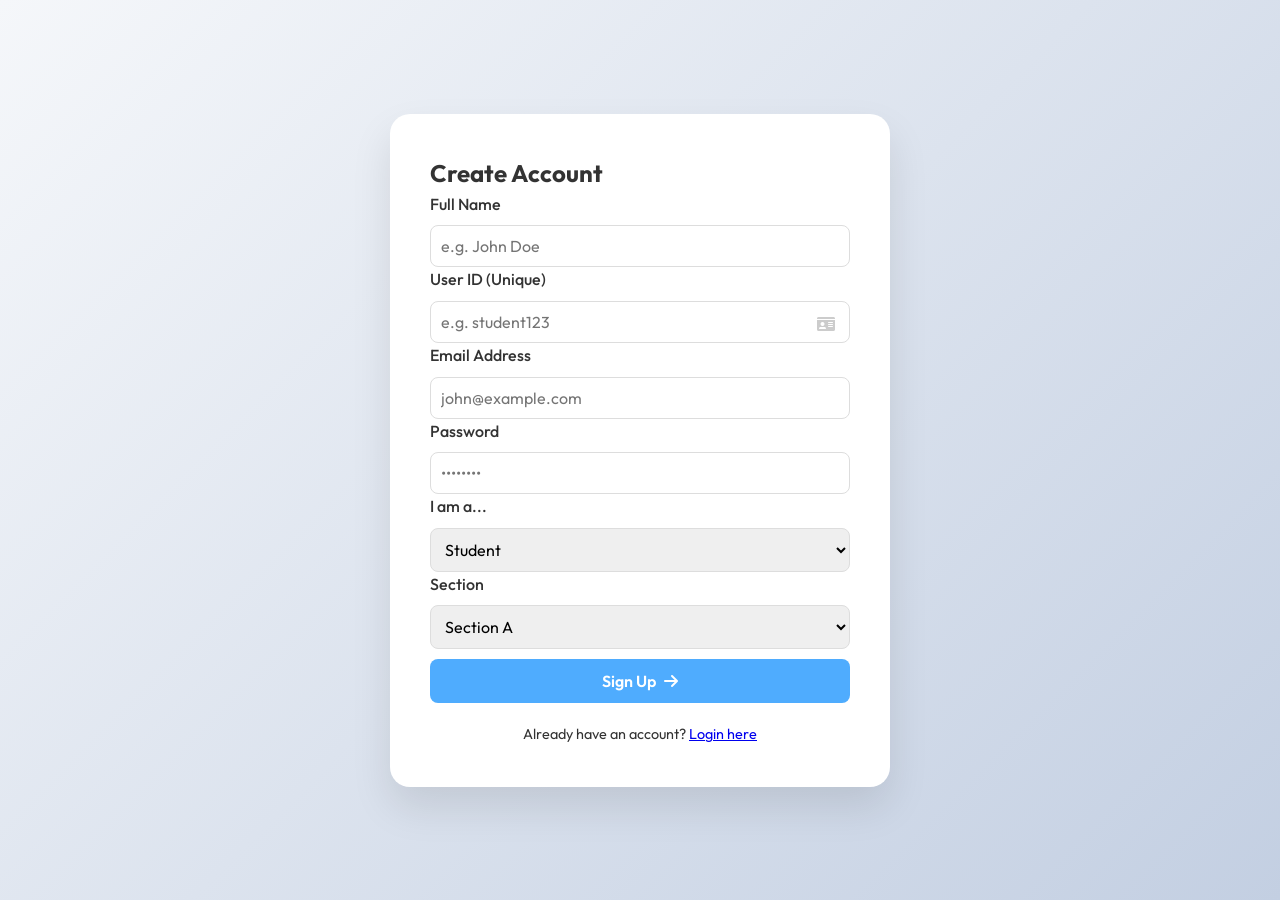
<file: frontend/register.html>
<!DOCTYPE html>
<html lang="en">

<head>
    <title>Create Account</title>
    <link rel="stylesheet" href="style.css">
    <link rel="stylesheet" href="https://cdnjs.cloudflare.com/ajax/libs/font-awesome/6.0.0/css/all.min.css">
    <script src="loader.js"></script>
</head>

<body class="register-body">

    <div class="register-card">
        <h2>Create Account</h2>

        <form onsubmit="event.preventDefault(); reg();" autocomplete="off">
            <div>
                <label class="form-label">Full Name</label>
                <input id="name" class="form-control-enhanced" placeholder="e.g. John Doe" required>
            </div>

            <div>
                <label class="form-label">User ID (Unique)</label>
                <div style="position: relative;">
                    <input id="userid" class="form-control-enhanced" placeholder="e.g. student123" required>
                    <i class="fas fa-id-card" style="position: absolute; right: 15px; top: 15px; color: #ccc;"></i>
                </div>
            </div>

            <div>
                <label class="form-label">Email Address</label>
                <input id="email" type="email" class="form-control-enhanced" placeholder="john@example.com" required>
            </div>

            <div>
                <label class="form-label">Password</label>
                <input id="password" type="password" class="form-control-enhanced" placeholder="••••••••" required>
            </div>

            <div>
                <label class="form-label">I am a...</label>
                <select id="role" class="form-control-enhanced" onchange="toggleSectionField()">
                    <option value="STUDENT">Student</option>
                    <option value="FACULTY">Faculty Member</option>
                </select>
            </div>

            <div id="sectionGroup">
                <label class="form-label">Section</label>
                <select id="section" class="form-control-enhanced">
                    <option value="A">Section A</option>
                    <option value="B">Section B</option>
                    <option value="C">Section C</option>
                    <option value="D">Section D</option>
                </select>
            </div>

            <button type="submit" class="submit-btn" style="width: 100%; margin-top: 10px;">
                Sign Up <i class="fas fa-arrow-right" style="margin-left: 5px;"></i>
            </button>
        </form>

        <div class="register-footer">
            Already have an account? <a href="login.html">Login here</a>
        </div>
    </div>

    <script>
        function toggleSectionField() {
            const role = document.getElementById('role').value;
            const secGroup = document.getElementById('sectionGroup');
            if (role === 'STUDENT' || role === 'FACULTY') {
                secGroup.style.display = 'block';
                // Update label dynamically
                const label = secGroup.querySelector('label');
                if (role === 'FACULTY') label.innerText = "Assign Class Teacher for Section";
                else label.innerText = "Section";
            } else {
                secGroup.style.display = 'none';
            }
        }

        // Initialize on load
        window.onload = toggleSectionField;

        function reg() {
            const btn = document.querySelector('.submit-btn');
            const originalText = btn.innerHTML;
            btn.innerHTML = '<i class="fas fa-spinner fa-spin"></i> Creating...';
            btn.disabled = true;

            fetch("/auth/register", {
                method: "POST",
                headers: { "Content-Type": "application/json" },
                body: JSON.stringify({
                    name: document.getElementById('name').value,
                    userId: document.getElementById('userid').value,
                    email: document.getElementById('email').value,
                    password: document.getElementById('password').value,
                    role: document.getElementById('role').value,
                    section: (document.getElementById('role').value === 'STUDENT' || document.getElementById('role').value === 'FACULTY') ? document.getElementById('section').value : null
                })
            }).then(async response => {
                if (response.ok) {
                    // Success animation or alert
                    btn.innerHTML = '<i class="fas fa-check"></i> Success!';
                    btn.style.background = '#28a745';
                    setTimeout(() => {
                        window.location.href = "login.html";
                    }, 1000);
                } else {
                    const errorText = await response.text();
                    alert("Registration failed: " + (errorText || response.statusText));
                    btn.innerHTML = originalText;
                    btn.disabled = false;
                }
            }).catch(err => {
                console.error("Error:", err);
                alert("Network error. Please try again.");
                btn.innerHTML = originalText;
                btn.disabled = false;
            });
        }
    </script>
</body>

</html>
</file>
<file: frontend/style.css>
@import url('https://fonts.googleapis.com/css2?family=Outfit:wght@300;400;500;600;700&display=swap');

:root {
    --primary: #4facfe;
    --primary-dark: #00f2fe;
    --secondary: #00cec9;
    --bg-color: #f0f2f5;
    --text-dark: #333;
    --text-light: #666;
    --white: #ffffff;
    --shadow: 0 4px 6px rgba(0, 0, 0, 0.1);
    --radius: 12px;
    --text-muted: #8898aa;
    --border-radius: 10px;
}

/* Info Section Toggles */
.info-toggle-btn {
    padding: 10px 20px;
    border: none;
    border-radius: 50px;
    cursor: pointer;
    font-weight: 600;
    font-size: 0.95rem;
    transition: all 0.3s;
    background: #f0f2f5;
    color: #666;
    display: flex;
    align-items: center;
    gap: 8px;
}

.info-toggle-btn:hover {
    background: #e4e6eb;
}

.info-toggle-btn.active {
    background: #4facfe;
    color: white;
    box-shadow: 0 4px 10px rgba(79, 172, 254, 0.3);
}

* {
    margin: 0;
    padding: 0;
    box-sizing: border-box;
    font-family: 'Outfit', sans-serif;
}

body {
    background-color: #f7f9fc;
    color: var(--text-dark);
    line-height: 1.6;
    display: flex;
    flex-direction: column;
    min-height: 100vh;
}

/* =========================================
   LANDING PAGE STYLES (Restored)
   ========================================= */
.landing-page {
    background: var(--white);
    min-height: 100vh;
}

.landi-header {
    padding: 15px 40px;
    display: flex;
    justify-content: space-between;
    align-items: center;
    box-shadow: 0 2px 10px rgba(0, 0, 0, 0.05);
    background: white;
    position: sticky;
    top: 0;
    z-index: 100;
}

.landi-logo {
    height: 50px;
}

.hero-banner-wrapper {
    width: 100%;
    /* Full breadth (Left to Right) */
    max-width: none;
    /* Remove width limit */
    margin: 0;
    /* Remove centering margins */
    height: 450px;
    /* Fixed length (Height) - Do not increase */
    overflow: hidden;
    position: relative;
    border-radius: 0;
    /* Full span usually looks best squared off */
}

.hero-banner {
    width: 100%;
    height: 100%;
    object-fit: fill;
    /* Forces image to stretch to fill the exact rectangle. Full width, fixed height, full image. */
}

.landing-content {
    max-width: 900px;
    margin: -50px auto 50px;
    background: white;
    padding: 50px;
    border-radius: 20px;
    box-shadow: 0 10px 30px rgba(0, 0, 0, 0.1);
    position: relative;
    text-align: center;
}

.landing-content h1 {
    font-size: 2.5rem;
    margin-bottom: 20px;
    background: linear-gradient(135deg, #667eea 0%, #764ba2 100%);
    background-clip: text;
    -webkit-background-clip: text;
    -webkit-text-fill-color: transparent;
}

.landing-content p {
    font-size: 1.1rem;
    line-height: 1.6;
    color: #555;
    margin-bottom: 30px;
}

.landing-actions {
    display: flex;
    justify-content: center;
    gap: 20px;
    margin-bottom: 40px;
}

.btn-land {
    padding: 15px 30px;
    border-radius: 50px;
    text-decoration: none;
    font-weight: 600;
    transition: transform 0.2s, box-shadow 0.2s;
    cursor: pointer;
    font-size: 1rem;
    border: none;
    display: inline-block;
}

.btn-land:hover {
    transform: translateY(-3px);
    box-shadow: 0 5px 15px rgba(0, 0, 0, 0.2);
}

.btn-login {
    background: linear-gradient(to right, #4facfe 0%, #00f2fe 100%);
    color: white;
}

.btn-register {
    background: white;
    color: #333;
    border: 2px solid #ddd;
}

.scroll-indicator {
    color: #aaa;
    margin-top: 30px;
}

/* =========================================
   LOGIN MODAL STYLES (Restored)
   ========================================= */
.modal-overlay {
    display: none;
    position: fixed;
    top: 0;
    left: 0;
    width: 100%;
    height: 100%;
    background: rgba(0, 0, 0, 0.5);
    z-index: 1000;
    justify-content: center;
    align-items: center;
    animation: fadeIn 0.3s;
}

.modal-content {
    background: white;
    padding: 40px;
    border-radius: 20px;
    width: 450px;
    max-width: 90%;
    position: relative;
    text-align: center;
    box-shadow: 0 20px 50px rgba(0, 0, 0, 0.2);
    animation: slideUp 0.3s;
}

.close-modal {
    position: absolute;
    top: 15px;
    right: 20px;
    font-size: 24px;
    cursor: pointer;
    color: #999;
}

.role-selection-container {
    display: flex;
    flex-direction: column;
    align-items: center;
    position: relative;
    padding-top: 20px;
}

.student-role-wrapper {
    width: 100%;
    display: flex;
    justify-content: center;
    margin-bottom: 20px;
}

.role-btn.student-main {
    width: 200px;
    /* Larger main button */
    padding: 30px 20px;
    font-size: 1.1rem;
    border-color: #4facfe;
    box-shadow: 0 5px 15px rgba(79, 172, 254, 0.2);
}

.admin-roles-wrapper {
    display: none;
    /* Hidden by default */
    width: 100%;
    border-top: 1px solid #eee;
    padding-top: 20px;
    margin-top: 10px;
    animation: fadeIn 0.3s;
}

.admin-roles-grid {
    display: grid;
    grid-template-columns: repeat(3, 1fr);
    gap: 15px;
}

/* Header Admin Button */
.header-admin-btn {
    background: transparent;
    border: 2px solid #4facfe;
    color: #4facfe;
    padding: 8px 20px;
    border-radius: 50px;
    font-weight: 600;
    cursor: pointer;
    font-size: 0.9rem;
    transition: all 0.2s;
}

.header-admin-btn:hover {
    background: #4facfe;
    color: white;
    box-shadow: 0 4px 10px rgba(79, 172, 254, 0.3);
}

.toggle-admins-btn {
    display: none;
    /* Deprecated */
}

.role-btn {
    width: 100%;
    padding: 15px 10px;
    border: 2px solid #eee;
    background: white;
    border-radius: 12px;
    cursor: pointer;
    transition: all 0.2s;
    color: #555;
    font-weight: 600;
    display: flex;
    flex-direction: column;
    align-items: center;
    justify-content: center;
    gap: 8px;
}

.role-btn i {
    font-size: 1.5rem;
    color: #4facfe;
    margin-bottom: 0;
}

.role-btn:hover {
    border-color: #4facfe;
    background: #f0f9ff;
    transform: translateY(-3px);
}

.input-field {
    width: 100%;
    padding: 12px 15px;
    border: 1px solid #ddd;
    border-radius: 8px;
    margin-bottom: 15px;
    font-size: 1rem;
}

.primary-btn {
    width: 100%;
    padding: 12px;
    background: #4facfe;
    color: white;
    border: none;
    border-radius: 8px;
    font-weight: 600;
    cursor: pointer;
}

.login-form {
    display: none;
    text-align: left;
}

.input-group label {
    display: block;
    margin-bottom: 5px;
    font-weight: 500;
    color: #666;
}

/* =========================================
   REGISTER PAGE STYLES
   ========================================= */
.register-body {
    display: flex;
    justify-content: center;
    align-items: center;
    min-height: 100vh;
    background: linear-gradient(135deg, #f5f7fa 0%, #c3cfe2 100%);
}

.register-card {
    background: white;
    padding: 40px;
    border-radius: 20px;
    width: 500px;
    max-width: 90%;
    box-shadow: 0 20px 40px rgba(0, 0, 0, 0.1);
}

.form-control-enhanced {
    width: 100%;
    padding: 12px;
    border: 1px solid #ddd;
    border-radius: 8px;
    font-size: 1rem;
}

.submit-btn {
    background: #4facfe;
    color: white;
    padding: 12px;
    border: none;
    border-radius: 8px;
    font-size: 1rem;
    cursor: pointer;
    font-weight: 600;
}

.register-footer {
    margin-top: 20px;
    text-align: center;
    font-size: 0.9rem;
}

/* =========================================
   DASHBOARD SIDEBAR & LAYOUT (Fixed)
   ========================================= */
.dashboard-container {
    display: flex;
    height: 100vh;
}

.sidebar {
    width: 260px;
    background: white;
    border-right: 1px solid #eee;
    display: flex;
    flex-direction: column;
    position: fixed;
    height: 100%;
    z-index: 50;
}

.logo {
    height: 70px;
    display: flex;
    align-items: center;
    justify-content: center;
    border-bottom: 1px solid #f5f5f5;
}

.logo h2 {
    color: #333;
    font-size: 1.4rem;
}

.sidebar nav {
    padding: 20px;
    flex: 1;
}

.sidebar ul {
    list-style: none;
}

.sidebar li {
    padding: 12px 15px;
    margin-bottom: 8px;
    border-radius: 8px;
    cursor: pointer;
    color: #666;
    display: flex;
    align-items: center;
    transition: all 0.2s;
}

.sidebar li:hover {
    background: #f8fbff;
    color: #4facfe;
}

.sidebar li.active {
    background: #e6f7ff;
    color: #0096fa;
    font-weight: 600;
}

.sidebar li i {
    width: 25px;
    margin-right: 10px;
}

/* animated background for main content */
.main-content {
    flex: 1;
    margin-left: 260px;
    padding: 30px;
    height: 100vh;
    overflow-y: auto;
    background: #f0f2f5;
    /* Clean standard background */
    display: flex;
    flex-direction: column;
}

.main-footer {
    margin-top: auto;
    text-align: center;
    padding: 30px 0 10px;
    color: #999;
    font-size: 0.9rem;
}

/* Ensure sections take full width in new flex layout */
.section {
    width: 100%;
}

/* Note: Removed gradientBG animation as per user request to revert */

/* Top Bar */
.top-bar {
    display: flex;
    justify-content: space-between;
    align-items: center;
    margin-bottom: 30px;
}

/* Dashboard Cards */
.stats-container {
    display: grid;
    grid-template-columns: repeat(auto-fit, minmax(280px, 1fr));
    gap: 20px;
}

.stat-card {
    background: white;
    padding: 25px;
    border-radius: 12px;
    box-shadow: 0 4px 6px rgba(0, 0, 0, 0.02);
    display: flex;
    justify-content: space-between;
    align-items: center;
    cursor: pointer;
    border: 1px solid transparent;
}

.stat-card:hover {
    transform: translateY(-2px);
    box-shadow: 0 10px 20px rgba(0, 0, 0, 0.05);
}

.stat-card.active {
    border-color: #4facfe;
    background: #f0f9ff;
}

.stat-info h3 {
    font-size: 2rem;
    margin-bottom: 5px;
    color: #333;
}

.stat-icon {
    font-size: 2.5rem;
    color: #eee;
}

/* Tables */
table {
    width: 100%;
    border-collapse: collapse;
    background: white;
    border-radius: 12px;
    overflow: hidden;
    box-shadow: 0 4px 6px rgba(0, 0, 0, 0.02);
    margin-top: 20px;
}

th,
td {
    padding: 15px 20px;
    text-align: left;
    border-bottom: 1px solid #eee;
}

th {
    background: #fcfcfc;
    font-weight: 600;
    color: #555;
    text-transform: uppercase;
    font-size: 0.85rem;
}

tr:last-child td {
    border-bottom: none;
}

/* Forms */
.form-group {
    margin-bottom: 20px;
}

.form-label {
    display: block;
    margin-bottom: 8px;
    font-weight: 500;
    color: #333;
}

textarea.form-control-enhanced {
    resize: vertical;
}

/* Animations */
@keyframes fadeIn {
    from {
        opacity: 0;
    }

    to {
        opacity: 1;
    }
}

@keyframes slideUp {
    from {
        transform: translateY(20px);
        opacity: 0;
    }

    to {
        transform: translateY(0);
        opacity: 1;
    }
}

.section {
    display: none;
    animation: fadeIn 0.4s;
}

.section.active-section {
    display: block;
}

/* Food Menu Grid */
.food-grid {
    display: grid;
    grid-template-columns: repeat(auto-fill, minmax(250px, 1fr));
    gap: 20px;
}

.food-card {
    background: white;
    border-radius: 15px;
    overflow: hidden;
    box-shadow: 0 5px 15px rgba(0, 0, 0, 0.05);
    transition: transform 0.2s;
}

.food-card:hover {
    transform: translateY(-5px);
}

.food-details {
    padding: 20px;
}

.food-price {
    color: #2da44e;
    font-weight: 700;
    font-size: 1.2rem;
}

/* Utilities */
.status-badge {
    padding: 4px 10px;
    border-radius: 20px;
    font-size: 0.8rem;
    font-weight: 600;
}

.status-pending {
    background: #fff3cd;
    color: #856404;
}

.status-approved {
    background: #d4edda;
    color: #155724;
}

.status-rejected {
    background: #f8d7da;
    color: #721c24;
}

/* =========================================
   DASHBOARD SPECIFIC (Restored & Fixed)
   ========================================= */

/* Selection Cards (Apply/Outpass/Food) */
.selection-container h2 {
    text-align: center;
    margin-bottom: 30px;
    font-weight: 700;
    color: #333;
}

.selection-grid {
    display: grid;
    gap: 30px;
}

/* Glassmorphism Cards with Floating Animation - DARK THEME */

/* =========================================
   LOGOUT MODAL STYLES (Blurred Backdrop)
   ========================================= */
.logout-modal-overlay {
    display: none;
    position: fixed;
    top: 0;
    left: 0;
    width: 100%;
    height: 100%;
    background: rgba(0, 0, 0, 0.4);
    backdrop-filter: blur(8px);
    -webkit-backdrop-filter: blur(8px);
    z-index: 9999;
    justify-content: center;
    align-items: center;
    animation: fadeIn 0.3s;
}

.logout-modal-box {
    background: white;
    padding: 30px 40px;
    border-radius: 20px;
    width: 400px;
    max-width: 90%;
    text-align: center;
    box-shadow: 0 25px 50px rgba(0, 0, 0, 0.2);
    animation: scaleUp 0.3s cubic-bezier(0.175, 0.885, 0.32, 1.275);
    border: 1px solid rgba(255, 255, 255, 0.8);
}

.logout-modal-box h3 {
    margin-bottom: 10px;
    color: #333;
    font-size: 1.5rem;
}

.logout-modal-box p {
    color: #666;
    margin-bottom: 30px;
    font-size: 1rem;
}

.logout-actions {
    display: flex;
    justify-content: center;
    gap: 20px;
}

.btn-stay {
    padding: 12px 30px;
    border-radius: 50px;
    border: 2px solid #eee;
    background: white;
    color: #555;
    font-weight: 600;
    cursor: pointer;
    transition: all 0.2s;
    font-size: 1rem;
}

.btn-stay:hover {
    background: #f0f2f5;
    transform: translateY(-2px);
}

.btn-confirm-logout {
    padding: 12px 30px;
    border-radius: 50px;
    border: none;
    background: linear-gradient(135deg, #ff6b6b 0%, #ee5253 100%);
    color: white;
    font-weight: 600;
    cursor: pointer;
    transition: all 0.2s;
    font-size: 1rem;
    box-shadow: 0 5px 15px rgba(238, 82, 83, 0.3);
}

.btn-confirm-logout:hover {
    transform: translateY(-2px);
    box-shadow: 0 8px 20px rgba(238, 82, 83, 0.4);
}

@keyframes scaleUp {
    from {
        transform: scale(0.9);
        opacity: 0;
    }

    to {
        transform: scale(1);
        opacity: 1;
    }
}

.selection-card {
    background: #ffffff;
    /* Clean White */
    padding: 35px 25px;
    border-radius: 24px;
    box-shadow: 0 10px 25px rgba(112, 144, 176, 0.08);
    /* Soft blue-grey shadow */
    text-align: center;
    cursor: pointer;
    border: 1px solid rgba(0, 0, 0, 0.02);
    width: 100%;
    max-width: 320px;
    position: relative;
    overflow: hidden;

    /* Subtle floating animation retained for polish */
    animation: floatCard 6s ease-in-out infinite;
}

/* Stagger animations for different cards */
.selection-card:nth-child(1) {
    animation-delay: 0s;
}

.selection-card:nth-child(2) {
    animation-delay: 1s;
}

.selection-card:nth-child(3) {
    animation-delay: 2s;
}

@keyframes floatCard {
    0% {
        transform: translateY(0px);
    }

    50% {
        transform: translateY(-15px);
    }

    100% {
        transform: translateY(0px);
    }
}

.selection-card::after {
    content: '';
    position: absolute;
    top: 0;
    left: 0;
    width: 100%;
    height: 100%;
    background: linear-gradient(to bottom, rgba(255, 255, 255, 0.4) 0%, rgba(255, 255, 255, 0) 100%);
    opacity: 0;
    transition: opacity 0.3s;
    pointer-events: none;
}

.selection-card:hover {
    /* Pause floating on hover and lift */
    animation-play-state: paused;
    transform: translateY(-10px) scale(1.05);
    background: #ffffff;
    box-shadow: 0 20px 50px rgba(0, 0, 0, 0.1);
    border-color: rgba(0, 0, 0, 0.05);
}

/* Update text inside cards */
.selection-card h3 {
    margin-bottom: 10px;
    font-size: 1.2rem;
    color: #333;
    /* Dark text */
}

.selection-card p {
    color: #777;
    /* Grey text */
    font-size: 0.9rem;
}

.icon-circle {
    width: 80px;
    height: 80px;
    margin: 0 auto 20px;
    border-radius: 50%;
    display: flex;
    align-items: center;
    justify-content: center;
    font-size: 2rem;
    color: white;
    box-shadow: 0 10px 20px rgba(0, 0, 0, 0.1);
}

.leave-card .icon-circle {
    background: linear-gradient(135deg, #e91e63 0%, #ff8a80 100%);
}

.outpass-card .icon-circle {
    background: linear-gradient(135deg, #673ab7 0%, #9575cd 100%);
}

.selection-card h3 {
    margin-bottom: 10px;
    font-size: 1.2rem;
    color: #333;
}

.selection-card p {
    color: #777;
    font-size: 0.9rem;
}

/* =========================================
   STATUS SUMMARY (Student Info)
   ========================================= */
.status-summary {
    display: grid;
    grid-template-columns: repeat(auto-fit, minmax(200px, 1fr));
    gap: 20px;
    margin-bottom: 40px;
}

.status-card {
    background: white;
    padding: 25px;
    border-radius: 15px;
    box-shadow: 0 5px 15px rgba(0, 0, 0, 0.05);
    position: relative;
    overflow: hidden;
    transition: transform 0.2s;
    border-left: 5px solid #ccc;
}

.status-card:hover {
    transform: translateY(-5px);
}

.status-card h3 {
    margin-bottom: 5px;
    font-size: 1.1rem;
    color: #555;
    z-index: 2;
    position: relative;
}

.status-card p {
    font-size: 2.5rem;
    font-weight: 700;
    color: #333;
    margin: 0;
    z-index: 2;
    position: relative;
}

.card-pending {
    border-left-color: #f1c40f;
}

.card-approved {
    border-left-color: #2ecc71;
}

.card-rejected {
    border-left-color: #e74c3c;
}

/* Apply Form specific */
.apply-form-container {
    display: none;
    max-width: 700px;
    margin: 0 auto;
}


.back-btn {
    background: none;
    border: none;
    color: #666;
    cursor: pointer;
    font-size: 1rem;
    margin-bottom: 20px;
    display: flex;
    align-items: center;
    gap: 10px;
    transition: color 0.2s;
}

.back-btn:hover {
    color: #333;
}

.apply-header {
    text-align: center;
    margin-bottom: 30px;
}

.apply-card {
    background: white;
    padding: 40px;
    border-radius: 20px;
    box-shadow: 0 10px 30px rgba(0, 0, 0, 0.05);
}

.row {
    display: flex;
    gap: 20px;
    margin-bottom: 20px;
}

.col {
    flex: 1;
}

.file-upload-wrapper input {
    padding: 10px;
    border: 1px dashed #ccc;
    background: #fafafa;
}

.submit-btn-centered {
    background: linear-gradient(135deg, #4facfe 0%, #00f2fe 100%);
    color: white;
    border: none;
    padding: 15px 40px;
    border-radius: 50px;
    font-size: 1.1rem;
    font-weight: 600;
    cursor: pointer;
    transition: transform 0.2s;
    box-shadow: 0 5px 15px rgba(79, 172, 254, 0.3);
}

.submit-btn-centered:hover {
    transform: scale(1.05);
}

/* User Avatar in Header */
.user-avatar-trigger {
    width: 40px;
    height: 40px;
    border-radius: 50%;
    background: linear-gradient(135deg, #6c5ce7 0%, #a29bfe 100%);
    color: white;
    display: flex;
    align-items: center;
    justify-content: center;
    font-weight: bold;
    cursor: pointer;
    box-shadow: 0 4px 10px rgba(108, 92, 231, 0.3);
}

.dropdown {
    display: none;
    position: absolute;
    right: 0;
    top: 50px;
    background: white;
    border-radius: 12px;
    box-shadow: 0 10px 30px rgba(0, 0, 0, 0.1);
    padding: 20px;
    min-width: 200px;
    z-index: 100;
}

.user-name {
    font-weight: bold;
    margin-bottom: 10px;
    border-bottom: 1px solid #eee;
    padding-bottom: 10px;
    color: #333;
}

.logout-btn {
    background: #ffebee;
    color: #e53935;
    border: none;
    width: 100%;
    padding: 8px;
    border-radius: 6px;
    cursor: pointer;
    font-weight: 600;
}

.logout-btn:hover {
    background: #e53935;
    color: white;
}


/* Order Summary Bar */
.order-summary-bar {
    position: fixed;
    bottom: 20px;
    left: 50%;
    transform: translateX(-50%);
    background: #333;
    color: white;
    padding: 15px 30px;
    border-radius: 50px;
    display: flex;
    align-items: center;
    gap: 30px;
    box-shadow: 0 10px 30px rgba(0, 0, 0, 0.2);
    z-index: 1000;
    animation: slideUp 0.3s;
}

.btn-clean {
    transition: transform 0.2s;
}

.btn-clean:hover {
    transform: scale(1.05);
}

/* Food Item Controls */
.qty-control {
    display: flex;
    align-items: center;
    gap: 10px;
    margin-top: 10px;
}

.qty-btn {
    width: 30px;
    height: 30px;
    border-radius: 50%;
    border: 1px solid #ddd;
    background: white;
    cursor: pointer;
    font-weight: bold;
}

.qty-val {
    font-weight: bold;
    width: 20px;
    text-align: center;
}

.food-content {
    padding: 15px;
}

.food-img-frame {
    font-size: 4rem;
    text-align: center;
    padding: 20px;
    background: #fff8e1;
}

.food-title {
    font-weight: bold;
    margin-bottom: 5px;
}

/* Analyze Button Pulse */
.analyze-btn-wrapper {
    position: relative;
    width: 80px;
    height: 80px;
    margin: 30px auto 10px;
    cursor: pointer;
}

.analyze-btn-inner {
    width: 100%;
    height: 100%;
    border-radius: 50%;
    background: white;
    display: flex;
    justify-content: center;
    align-items: center;
    font-size: 2rem;
    color: #4facfe;
    box-shadow: 0 5px 15px rgba(0, 0, 0, 0.1);
    position: relative;
    z-index: 2;
    transition: all 0.3s ease;
}

.pulse-ring {
    position: absolute;
    top: 50%;
    left: 50%;
    transform: translate(-50%, -50%);
    width: 100%;
    height: 100%;
    border-radius: 50%;
    border: 2px solid #4facfe;
    animation: pulse 2s infinite;
    z-index: 1;
}

.pulse-ring.delay {
    animation-delay: 0.5s;
}

@keyframes pulse {
    0% {
        width: 100%;
        height: 100%;
        opacity: 1;
    }

    100% {
        width: 200%;
        height: 200%;
        opacity: 0;
    }
}

.form-control-enhanced {
    padding: 10px;
    border: 1px solid #ddd;
    border-radius: 8px;
    font-size: 1rem;
    outline: none;
    transition: border-color 0.2s;
}

.form-control-enhanced:focus {
    border-color: #4facfe;
}
</file>
<file: demo/src/main/resources/static/style.css>
@import url('https://fonts.googleapis.com/css2?family=Outfit:wght@300;400;500;600;700&display=swap');

:root {
    --primary: #4facfe;
    --primary-dark: #00f2fe;
    --secondary: #00cec9;
    --bg-color: #f0f2f5;
    --text-dark: #333;
    --text-light: #666;
    --white: #ffffff;
    --shadow: 0 4px 6px rgba(0, 0, 0, 0.1);
    --radius: 12px;
    --text-muted: #8898aa;
    --border-radius: 10px;
}

/* Info Section Toggles */
.info-toggle-btn {
    padding: 10px 20px;
    border: none;
    border-radius: 50px;
    cursor: pointer;
    font-weight: 600;
    font-size: 0.95rem;
    transition: all 0.3s;
    background: #f0f2f5;
    color: #666;
    display: flex;
    align-items: center;
    gap: 8px;
}

.info-toggle-btn:hover {
    background: #e4e6eb;
}

.info-toggle-btn.active {
    background: #4facfe;
    color: white;
    box-shadow: 0 4px 10px rgba(79, 172, 254, 0.3);
}

* {
    margin: 0;
    padding: 0;
    box-sizing: border-box;
    font-family: 'Outfit', sans-serif;
}

body {
    background-color: #f7f9fc;
    color: var(--text-dark);
    line-height: 1.6;
    display: flex;
    flex-direction: column;
    min-height: 100vh;
}

/* =========================================
   LANDING PAGE STYLES (Restored)
   ========================================= */
.landing-page {
    background: var(--white);
    min-height: 100vh;
}

.landi-header {
    padding: 15px 40px;
    display: flex;
    justify-content: space-between;
    align-items: center;
    box-shadow: 0 2px 10px rgba(0, 0, 0, 0.05);
    background: white;
    position: sticky;
    top: 0;
    z-index: 100;
}

.landi-logo {
    height: 50px;
}

.hero-banner-wrapper {
    width: 100%;
    /* Full breadth (Left to Right) */
    max-width: none;
    /* Remove width limit */
    margin: 0;
    /* Remove centering margins */
    height: 450px;
    /* Fixed length (Height) - Do not increase */
    overflow: hidden;
    position: relative;
    border-radius: 0;
    /* Full span usually looks best squared off */
}

.hero-banner {
    width: 100%;
    height: 100%;
    object-fit: fill;
    /* Forces image to stretch to fill the exact rectangle. Full width, fixed height, full image. */
}

.landing-content {
    max-width: 900px;
    margin: -50px auto 50px;
    background: white;
    padding: 50px;
    border-radius: 20px;
    box-shadow: 0 10px 30px rgba(0, 0, 0, 0.1);
    position: relative;
    text-align: center;
}

.landing-content h1 {
    font-size: 2.5rem;
    margin-bottom: 20px;
    background: linear-gradient(135deg, #667eea 0%, #764ba2 100%);
    background-clip: text;
    -webkit-background-clip: text;
    -webkit-text-fill-color: transparent;
}

.landing-content p {
    font-size: 1.1rem;
    line-height: 1.6;
    color: #555;
    margin-bottom: 30px;
}

.landing-actions {
    display: flex;
    justify-content: center;
    gap: 20px;
    margin-bottom: 40px;
}

.btn-land {
    padding: 15px 30px;
    border-radius: 50px;
    text-decoration: none;
    font-weight: 600;
    transition: transform 0.2s, box-shadow 0.2s;
    cursor: pointer;
    font-size: 1rem;
    border: none;
    display: inline-block;
}

.btn-land:hover {
    transform: translateY(-3px);
    box-shadow: 0 5px 15px rgba(0, 0, 0, 0.2);
}

.btn-login {
    background: linear-gradient(to right, #4facfe 0%, #00f2fe 100%);
    color: white;
}

.btn-register {
    background: white;
    color: #333;
    border: 2px solid #ddd;
}

.scroll-indicator {
    color: #aaa;
    margin-top: 30px;
}

/* =========================================
   LOGIN MODAL STYLES (Restored)
   ========================================= */
.modal-overlay {
    display: none;
    position: fixed;
    top: 0;
    left: 0;
    width: 100%;
    height: 100%;
    background: rgba(0, 0, 0, 0.5);
    z-index: 1000;
    justify-content: center;
    align-items: center;
    animation: fadeIn 0.3s;
}

.modal-content {
    background: white;
    padding: 40px;
    border-radius: 20px;
    width: 450px;
    max-width: 90%;
    position: relative;
    text-align: center;
    box-shadow: 0 20px 50px rgba(0, 0, 0, 0.2);
    animation: slideUp 0.3s;
}

.close-modal {
    position: absolute;
    top: 15px;
    right: 20px;
    font-size: 24px;
    cursor: pointer;
    color: #999;
}

.role-selection-container {
    display: flex;
    flex-direction: column;
    align-items: center;
    position: relative;
    padding-top: 20px;
}

.student-role-wrapper {
    width: 100%;
    display: flex;
    justify-content: center;
    margin-bottom: 20px;
}

.role-btn.student-main {
    width: 200px;
    /* Larger main button */
    padding: 30px 20px;
    font-size: 1.1rem;
    border-color: #4facfe;
    box-shadow: 0 5px 15px rgba(79, 172, 254, 0.2);
}

.admin-roles-wrapper {
    display: none;
    /* Hidden by default */
    width: 100%;
    border-top: 1px solid #eee;
    padding-top: 20px;
    margin-top: 10px;
    animation: fadeIn 0.3s;
}

.admin-roles-grid {
    display: grid;
    grid-template-columns: repeat(3, 1fr);
    gap: 15px;
}

/* Header Admin Button */
.header-admin-btn {
    background: transparent;
    border: 2px solid #4facfe;
    color: #4facfe;
    padding: 8px 20px;
    border-radius: 50px;
    font-weight: 600;
    cursor: pointer;
    font-size: 0.9rem;
    transition: all 0.2s;
}

.header-admin-btn:hover {
    background: #4facfe;
    color: white;
    box-shadow: 0 4px 10px rgba(79, 172, 254, 0.3);
}

.toggle-admins-btn {
    display: none;
    /* Deprecated */
}

.role-btn {
    width: 100%;
    padding: 15px 10px;
    border: 2px solid #eee;
    background: white;
    border-radius: 12px;
    cursor: pointer;
    transition: all 0.2s;
    color: #555;
    font-weight: 600;
    display: flex;
    flex-direction: column;
    align-items: center;
    justify-content: center;
    gap: 8px;
}

.role-btn i {
    font-size: 1.5rem;
    color: #4facfe;
    margin-bottom: 0;
}

.role-btn:hover {
    border-color: #4facfe;
    background: #f0f9ff;
    transform: translateY(-3px);
}

.input-field {
    width: 100%;
    padding: 12px 15px;
    border: 1px solid #ddd;
    border-radius: 8px;
    margin-bottom: 15px;
    font-size: 1rem;
}

.primary-btn {
    width: 100%;
    padding: 12px;
    background: #4facfe;
    color: white;
    border: none;
    border-radius: 8px;
    font-weight: 600;
    cursor: pointer;
}

.login-form {
    display: none;
    text-align: left;
}

.input-group label {
    display: block;
    margin-bottom: 5px;
    font-weight: 500;
    color: #666;
}

/* =========================================
   REGISTER PAGE STYLES
   ========================================= */
.register-body {
    display: flex;
    justify-content: center;
    align-items: center;
    min-height: 100vh;
    background: linear-gradient(135deg, #f5f7fa 0%, #c3cfe2 100%);
}

.register-card {
    background: white;
    padding: 40px;
    border-radius: 20px;
    width: 500px;
    max-width: 90%;
    box-shadow: 0 20px 40px rgba(0, 0, 0, 0.1);
}

.form-control-enhanced {
    width: 100%;
    padding: 12px;
    border: 1px solid #ddd;
    border-radius: 8px;
    font-size: 1rem;
}

.submit-btn {
    background: #4facfe;
    color: white;
    padding: 12px;
    border: none;
    border-radius: 8px;
    font-size: 1rem;
    cursor: pointer;
    font-weight: 600;
}

.register-footer {
    margin-top: 20px;
    text-align: center;
    font-size: 0.9rem;
}

/* =========================================
   DASHBOARD SIDEBAR & LAYOUT (Fixed)
   ========================================= */
.dashboard-container {
    display: flex;
    height: 100vh;
}

.sidebar {
    width: 260px;
    background: white;
    border-right: 1px solid #eee;
    display: flex;
    flex-direction: column;
    position: fixed;
    height: 100%;
    z-index: 50;
}

.logo {
    height: 70px;
    display: flex;
    align-items: center;
    justify-content: center;
    border-bottom: 1px solid #f5f5f5;
}

.logo h2 {
    color: #333;
    font-size: 1.4rem;
}

.sidebar nav {
    padding: 20px;
    flex: 1;
}

.sidebar ul {
    list-style: none;
}

.sidebar li {
    padding: 12px 15px;
    margin-bottom: 8px;
    border-radius: 8px;
    cursor: pointer;
    color: #666;
    display: flex;
    align-items: center;
    transition: all 0.2s;
}

.sidebar li:hover {
    background: #f8fbff;
    color: #4facfe;
}

.sidebar li.active {
    background: #e6f7ff;
    color: #0096fa;
    font-weight: 600;
}

.sidebar li i {
    width: 25px;
    margin-right: 10px;
}

/* animated background for main content */
.main-content {
    flex: 1;
    margin-left: 260px;
    padding: 30px;
    height: 100vh;
    overflow-y: auto;
    background: #f0f2f5;
    /* Clean standard background */
    display: flex;
    flex-direction: column;
}

.main-footer {
    margin-top: auto;
    text-align: center;
    padding: 30px 0 10px;
    color: #999;
    font-size: 0.9rem;
}

/* Ensure sections take full width in new flex layout */
.section {
    width: 100%;
}

/* Note: Removed gradientBG animation as per user request to revert */

/* Top Bar */
.top-bar {
    display: flex;
    justify-content: space-between;
    align-items: center;
    margin-bottom: 30px;
}

/* Dashboard Cards */
.stats-container {
    display: grid;
    grid-template-columns: repeat(auto-fit, minmax(280px, 1fr));
    gap: 20px;
}

.stat-card {
    background: white;
    padding: 25px;
    border-radius: 12px;
    box-shadow: 0 4px 6px rgba(0, 0, 0, 0.02);
    display: flex;
    justify-content: space-between;
    align-items: center;
    cursor: pointer;
    border: 1px solid transparent;
}

.stat-card:hover {
    transform: translateY(-2px);
    box-shadow: 0 10px 20px rgba(0, 0, 0, 0.05);
}

.stat-card.active {
    border-color: #4facfe;
    background: #f0f9ff;
}

.stat-info h3 {
    font-size: 2rem;
    margin-bottom: 5px;
    color: #333;
}

.stat-icon {
    font-size: 2.5rem;
    color: #eee;
}

/* Tables */
table {
    width: 100%;
    border-collapse: collapse;
    background: white;
    border-radius: 12px;
    overflow: hidden;
    box-shadow: 0 4px 6px rgba(0, 0, 0, 0.02);
    margin-top: 20px;
}

th,
td {
    padding: 15px 20px;
    text-align: left;
    border-bottom: 1px solid #eee;
}

th {
    background: #fcfcfc;
    font-weight: 600;
    color: #555;
    text-transform: uppercase;
    font-size: 0.85rem;
}

tr:last-child td {
    border-bottom: none;
}

/* Forms */
.form-group {
    margin-bottom: 20px;
}

.form-label {
    display: block;
    margin-bottom: 8px;
    font-weight: 500;
    color: #333;
}

textarea.form-control-enhanced {
    resize: vertical;
}

/* Animations */
@keyframes fadeIn {
    from {
        opacity: 0;
    }

    to {
        opacity: 1;
    }
}

@keyframes slideUp {
    from {
        transform: translateY(20px);
        opacity: 0;
    }

    to {
        transform: translateY(0);
        opacity: 1;
    }
}

.section {
    display: none;
    animation: fadeIn 0.4s;
}

.section.active-section {
    display: block;
}

/* Food Menu Grid */
.food-grid {
    display: grid;
    grid-template-columns: repeat(auto-fill, minmax(250px, 1fr));
    gap: 20px;
}

.food-card {
    background: white;
    border-radius: 15px;
    overflow: hidden;
    box-shadow: 0 5px 15px rgba(0, 0, 0, 0.05);
    transition: transform 0.2s;
}

.food-card:hover {
    transform: translateY(-5px);
}

.food-details {
    padding: 20px;
}

.food-price {
    color: #2da44e;
    font-weight: 700;
    font-size: 1.2rem;
}

/* Utilities */
.status-badge {
    padding: 4px 10px;
    border-radius: 20px;
    font-size: 0.8rem;
    font-weight: 600;
}

.status-pending {
    background: #fff3cd;
    color: #856404;
}

.status-approved {
    background: #d4edda;
    color: #155724;
}

.status-rejected {
    background: #f8d7da;
    color: #721c24;
}

/* =========================================
   DASHBOARD SPECIFIC (Restored & Fixed)
   ========================================= */

/* Selection Cards (Apply/Outpass/Food) */
.selection-container h2 {
    text-align: center;
    margin-bottom: 30px;
    font-weight: 700;
    color: #333;
}

.selection-grid {
    display: grid;
    gap: 30px;
}

/* Glassmorphism Cards with Floating Animation - DARK THEME */

/* =========================================
   LOGOUT MODAL STYLES (Blurred Backdrop)
   ========================================= */
.logout-modal-overlay {
    display: none;
    position: fixed;
    top: 0;
    left: 0;
    width: 100%;
    height: 100%;
    background: rgba(0, 0, 0, 0.4);
    backdrop-filter: blur(8px);
    -webkit-backdrop-filter: blur(8px);
    z-index: 9999;
    justify-content: center;
    align-items: center;
    animation: fadeIn 0.3s;
}

.logout-modal-box {
    background: white;
    padding: 30px 40px;
    border-radius: 20px;
    width: 400px;
    max-width: 90%;
    text-align: center;
    box-shadow: 0 25px 50px rgba(0, 0, 0, 0.2);
    animation: scaleUp 0.3s cubic-bezier(0.175, 0.885, 0.32, 1.275);
    border: 1px solid rgba(255, 255, 255, 0.8);
}

.logout-modal-box h3 {
    margin-bottom: 10px;
    color: #333;
    font-size: 1.5rem;
}

.logout-modal-box p {
    color: #666;
    margin-bottom: 30px;
    font-size: 1rem;
}

.logout-actions {
    display: flex;
    justify-content: center;
    gap: 20px;
}

.btn-stay {
    padding: 12px 30px;
    border-radius: 50px;
    border: 2px solid #eee;
    background: white;
    color: #555;
    font-weight: 600;
    cursor: pointer;
    transition: all 0.2s;
    font-size: 1rem;
}

.btn-stay:hover {
    background: #f0f2f5;
    transform: translateY(-2px);
}

.btn-confirm-logout {
    padding: 12px 30px;
    border-radius: 50px;
    border: none;
    background: linear-gradient(135deg, #ff6b6b 0%, #ee5253 100%);
    color: white;
    font-weight: 600;
    cursor: pointer;
    transition: all 0.2s;
    font-size: 1rem;
    box-shadow: 0 5px 15px rgba(238, 82, 83, 0.3);
}

.btn-confirm-logout:hover {
    transform: translateY(-2px);
    box-shadow: 0 8px 20px rgba(238, 82, 83, 0.4);
}

@keyframes scaleUp {
    from {
        transform: scale(0.9);
        opacity: 0;
    }

    to {
        transform: scale(1);
        opacity: 1;
    }
}

.selection-card {
    background: #ffffff;
    /* Clean White */
    padding: 35px 25px;
    border-radius: 24px;
    box-shadow: 0 10px 25px rgba(112, 144, 176, 0.08);
    /* Soft blue-grey shadow */
    text-align: center;
    cursor: pointer;
    border: 1px solid rgba(0, 0, 0, 0.02);
    width: 100%;
    max-width: 320px;
    position: relative;
    overflow: hidden;

    /* Subtle floating animation retained for polish */
    animation: floatCard 6s ease-in-out infinite;
}

/* Stagger animations for different cards */
.selection-card:nth-child(1) {
    animation-delay: 0s;
}

.selection-card:nth-child(2) {
    animation-delay: 1s;
}

.selection-card:nth-child(3) {
    animation-delay: 2s;
}

@keyframes floatCard {
    0% {
        transform: translateY(0px);
    }

    50% {
        transform: translateY(-15px);
    }

    100% {
        transform: translateY(0px);
    }
}

.selection-card::after {
    content: '';
    position: absolute;
    top: 0;
    left: 0;
    width: 100%;
    height: 100%;
    background: linear-gradient(to bottom, rgba(255, 255, 255, 0.4) 0%, rgba(255, 255, 255, 0) 100%);
    opacity: 0;
    transition: opacity 0.3s;
    pointer-events: none;
}

.selection-card:hover {
    /* Pause floating on hover and lift */
    animation-play-state: paused;
    transform: translateY(-10px) scale(1.05);
    background: #ffffff;
    box-shadow: 0 20px 50px rgba(0, 0, 0, 0.1);
    border-color: rgba(0, 0, 0, 0.05);
}

/* Update text inside cards */
.selection-card h3 {
    margin-bottom: 10px;
    font-size: 1.2rem;
    color: #333;
    /* Dark text */
}

.selection-card p {
    color: #777;
    /* Grey text */
    font-size: 0.9rem;
}

.icon-circle {
    width: 80px;
    height: 80px;
    margin: 0 auto 20px;
    border-radius: 50%;
    display: flex;
    align-items: center;
    justify-content: center;
    font-size: 2rem;
    color: white;
    box-shadow: 0 10px 20px rgba(0, 0, 0, 0.1);
}

.leave-card .icon-circle {
    background: linear-gradient(135deg, #e91e63 0%, #ff8a80 100%);
}

.outpass-card .icon-circle {
    background: linear-gradient(135deg, #673ab7 0%, #9575cd 100%);
}

.selection-card h3 {
    margin-bottom: 10px;
    font-size: 1.2rem;
    color: #333;
}

.selection-card p {
    color: #777;
    font-size: 0.9rem;
}

/* =========================================
   STATUS SUMMARY (Student Info)
   ========================================= */
.status-summary {
    display: grid;
    grid-template-columns: repeat(auto-fit, minmax(200px, 1fr));
    gap: 20px;
    margin-bottom: 40px;
}

.status-card {
    background: white;
    padding: 25px;
    border-radius: 15px;
    box-shadow: 0 5px 15px rgba(0, 0, 0, 0.05);
    position: relative;
    overflow: hidden;
    transition: transform 0.2s;
    border-left: 5px solid #ccc;
}

.status-card:hover {
    transform: translateY(-5px);
}

.status-card h3 {
    margin-bottom: 5px;
    font-size: 1.1rem;
    color: #555;
    z-index: 2;
    position: relative;
}

.status-card p {
    font-size: 2.5rem;
    font-weight: 700;
    color: #333;
    margin: 0;
    z-index: 2;
    position: relative;
}

.card-pending {
    border-left-color: #f1c40f;
}

.card-approved {
    border-left-color: #2ecc71;
}

.card-rejected {
    border-left-color: #e74c3c;
}

/* Apply Form specific */
.apply-form-container {
    display: none;
    max-width: 700px;
    margin: 0 auto;
}


.back-btn {
    background: none;
    border: none;
    color: #666;
    cursor: pointer;
    font-size: 1rem;
    margin-bottom: 20px;
    display: flex;
    align-items: center;
    gap: 10px;
    transition: color 0.2s;
}

.back-btn:hover {
    color: #333;
}

.apply-header {
    text-align: center;
    margin-bottom: 30px;
}

.apply-card {
    background: white;
    padding: 40px;
    border-radius: 20px;
    box-shadow: 0 10px 30px rgba(0, 0, 0, 0.05);
}

.row {
    display: flex;
    gap: 20px;
    margin-bottom: 20px;
}

.col {
    flex: 1;
}

.file-upload-wrapper input {
    padding: 10px;
    border: 1px dashed #ccc;
    background: #fafafa;
}

.submit-btn-centered {
    background: linear-gradient(135deg, #4facfe 0%, #00f2fe 100%);
    color: white;
    border: none;
    padding: 15px 40px;
    border-radius: 50px;
    font-size: 1.1rem;
    font-weight: 600;
    cursor: pointer;
    transition: transform 0.2s;
    box-shadow: 0 5px 15px rgba(79, 172, 254, 0.3);
}

.submit-btn-centered:hover {
    transform: scale(1.05);
}

/* User Avatar in Header */
.user-avatar-trigger {
    width: 40px;
    height: 40px;
    border-radius: 50%;
    background: linear-gradient(135deg, #6c5ce7 0%, #a29bfe 100%);
    color: white;
    display: flex;
    align-items: center;
    justify-content: center;
    font-weight: bold;
    cursor: pointer;
    box-shadow: 0 4px 10px rgba(108, 92, 231, 0.3);
}

.dropdown {
    display: none;
    position: absolute;
    right: 0;
    top: 50px;
    background: white;
    border-radius: 12px;
    box-shadow: 0 10px 30px rgba(0, 0, 0, 0.1);
    padding: 20px;
    min-width: 200px;
    z-index: 100;
}

.user-name {
    font-weight: bold;
    margin-bottom: 10px;
    border-bottom: 1px solid #eee;
    padding-bottom: 10px;
    color: #333;
}

.logout-btn {
    background: #ffebee;
    color: #e53935;
    border: none;
    width: 100%;
    padding: 8px;
    border-radius: 6px;
    cursor: pointer;
    font-weight: 600;
}

.logout-btn:hover {
    background: #e53935;
    color: white;
}


/* Order Summary Bar */
.order-summary-bar {
    position: fixed;
    bottom: 20px;
    left: 50%;
    transform: translateX(-50%);
    background: #333;
    color: white;
    padding: 15px 30px;
    border-radius: 50px;
    display: flex;
    align-items: center;
    gap: 30px;
    box-shadow: 0 10px 30px rgba(0, 0, 0, 0.2);
    z-index: 1000;
    animation: slideUp 0.3s;
}

.btn-clean {
    transition: transform 0.2s;
}

.btn-clean:hover {
    transform: scale(1.05);
}

/* Food Item Controls */
.qty-control {
    display: flex;
    align-items: center;
    gap: 10px;
    margin-top: 10px;
}

.qty-btn {
    width: 30px;
    height: 30px;
    border-radius: 50%;
    border: 1px solid #ddd;
    background: white;
    cursor: pointer;
    font-weight: bold;
}

.qty-val {
    font-weight: bold;
    width: 20px;
    text-align: center;
}

.food-content {
    padding: 15px;
}

.food-img-frame {
    font-size: 4rem;
    text-align: center;
    padding: 20px;
    background: #fff8e1;
}

.food-title {
    font-weight: bold;
    margin-bottom: 5px;
}

/* Analyze Button Pulse */
.analyze-btn-wrapper {
    position: relative;
    width: 80px;
    height: 80px;
    margin: 30px auto 10px;
    cursor: pointer;
}

.analyze-btn-inner {
    width: 100%;
    height: 100%;
    border-radius: 50%;
    background: white;
    display: flex;
    justify-content: center;
    align-items: center;
    font-size: 2rem;
    color: #4facfe;
    box-shadow: 0 5px 15px rgba(0, 0, 0, 0.1);
    position: relative;
    z-index: 2;
    transition: all 0.3s ease;
}

.pulse-ring {
    position: absolute;
    top: 50%;
    left: 50%;
    transform: translate(-50%, -50%);
    width: 100%;
    height: 100%;
    border-radius: 50%;
    border: 2px solid #4facfe;
    animation: pulse 2s infinite;
    z-index: 1;
}

.pulse-ring.delay {
    animation-delay: 0.5s;
}

@keyframes pulse {
    0% {
        width: 100%;
        height: 100%;
        opacity: 1;
    }

    100% {
        width: 200%;
        height: 200%;
        opacity: 0;
    }
}

.form-control-enhanced {
    padding: 10px;
    border: 1px solid #ddd;
    border-radius: 8px;
    font-size: 1rem;
    outline: none;
    transition: border-color 0.2s;
}

.form-control-enhanced:focus {
    border-color: #4facfe;
}
</file>
